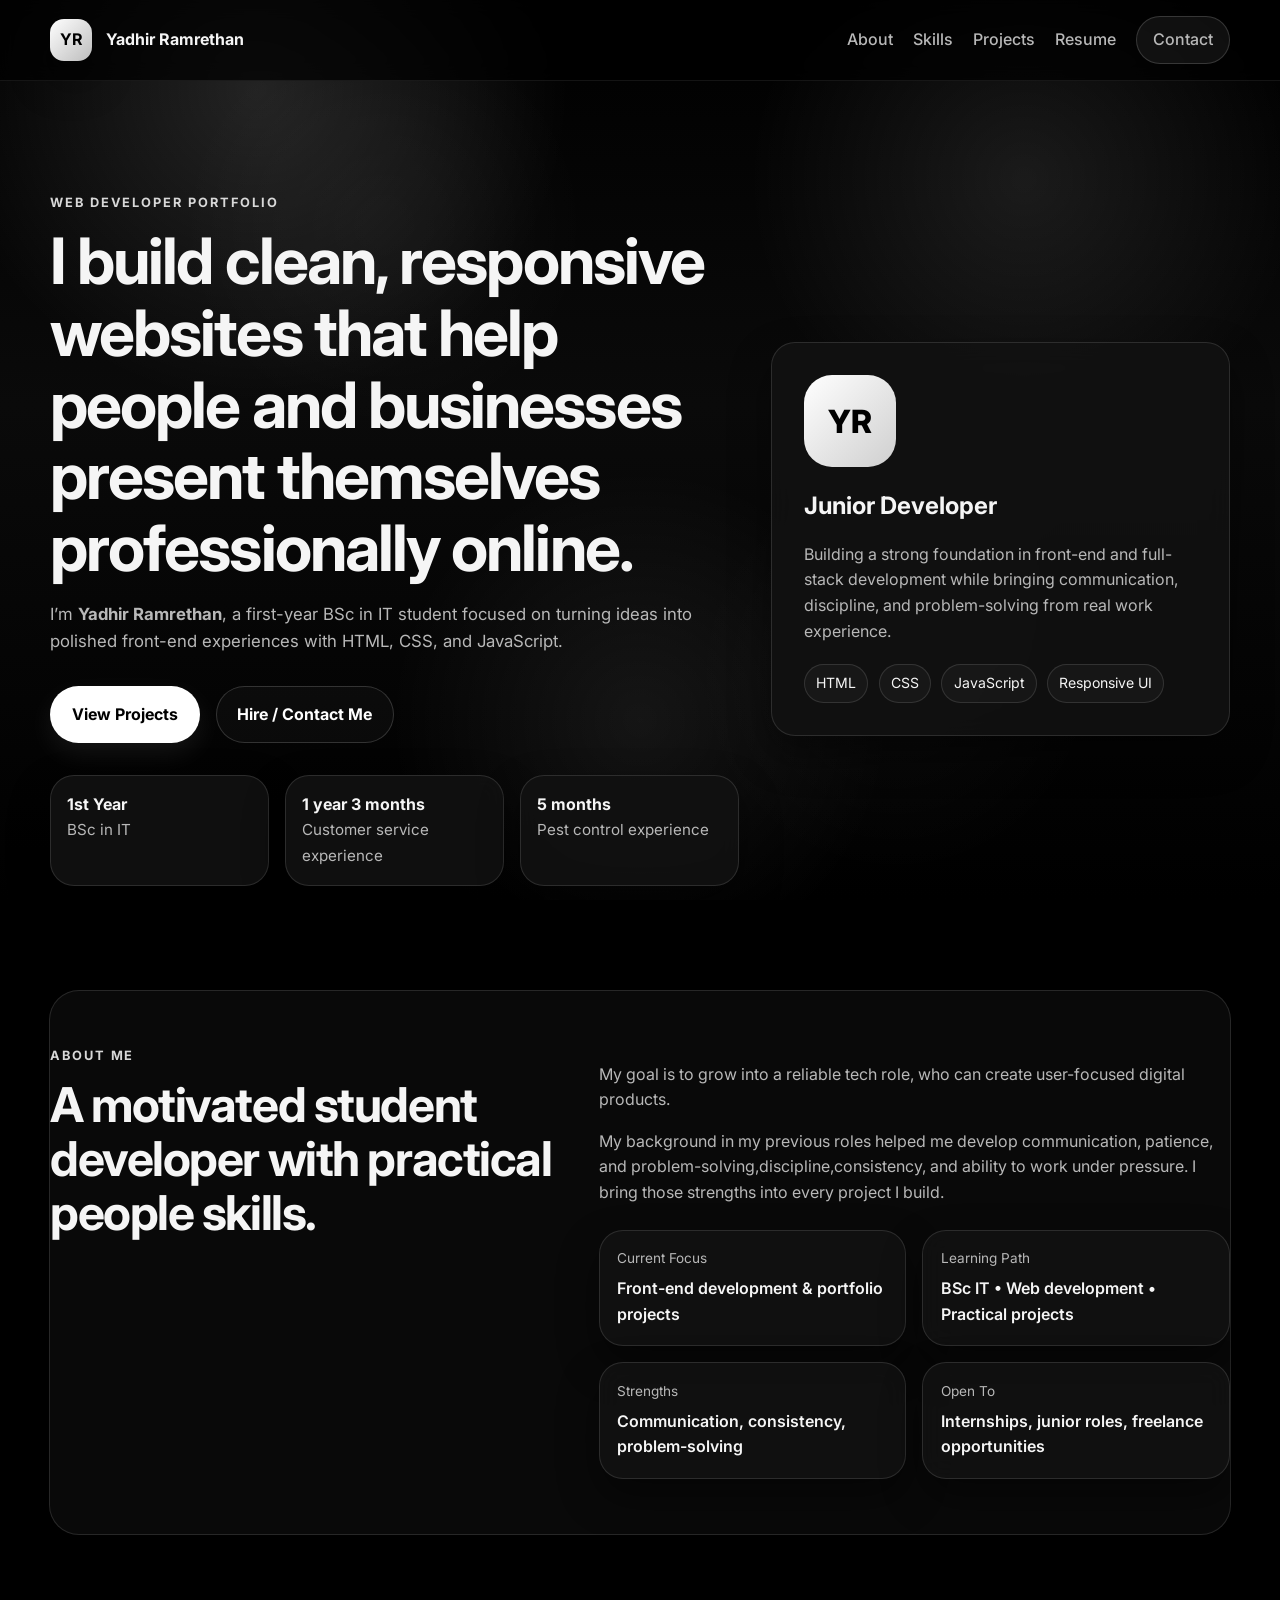
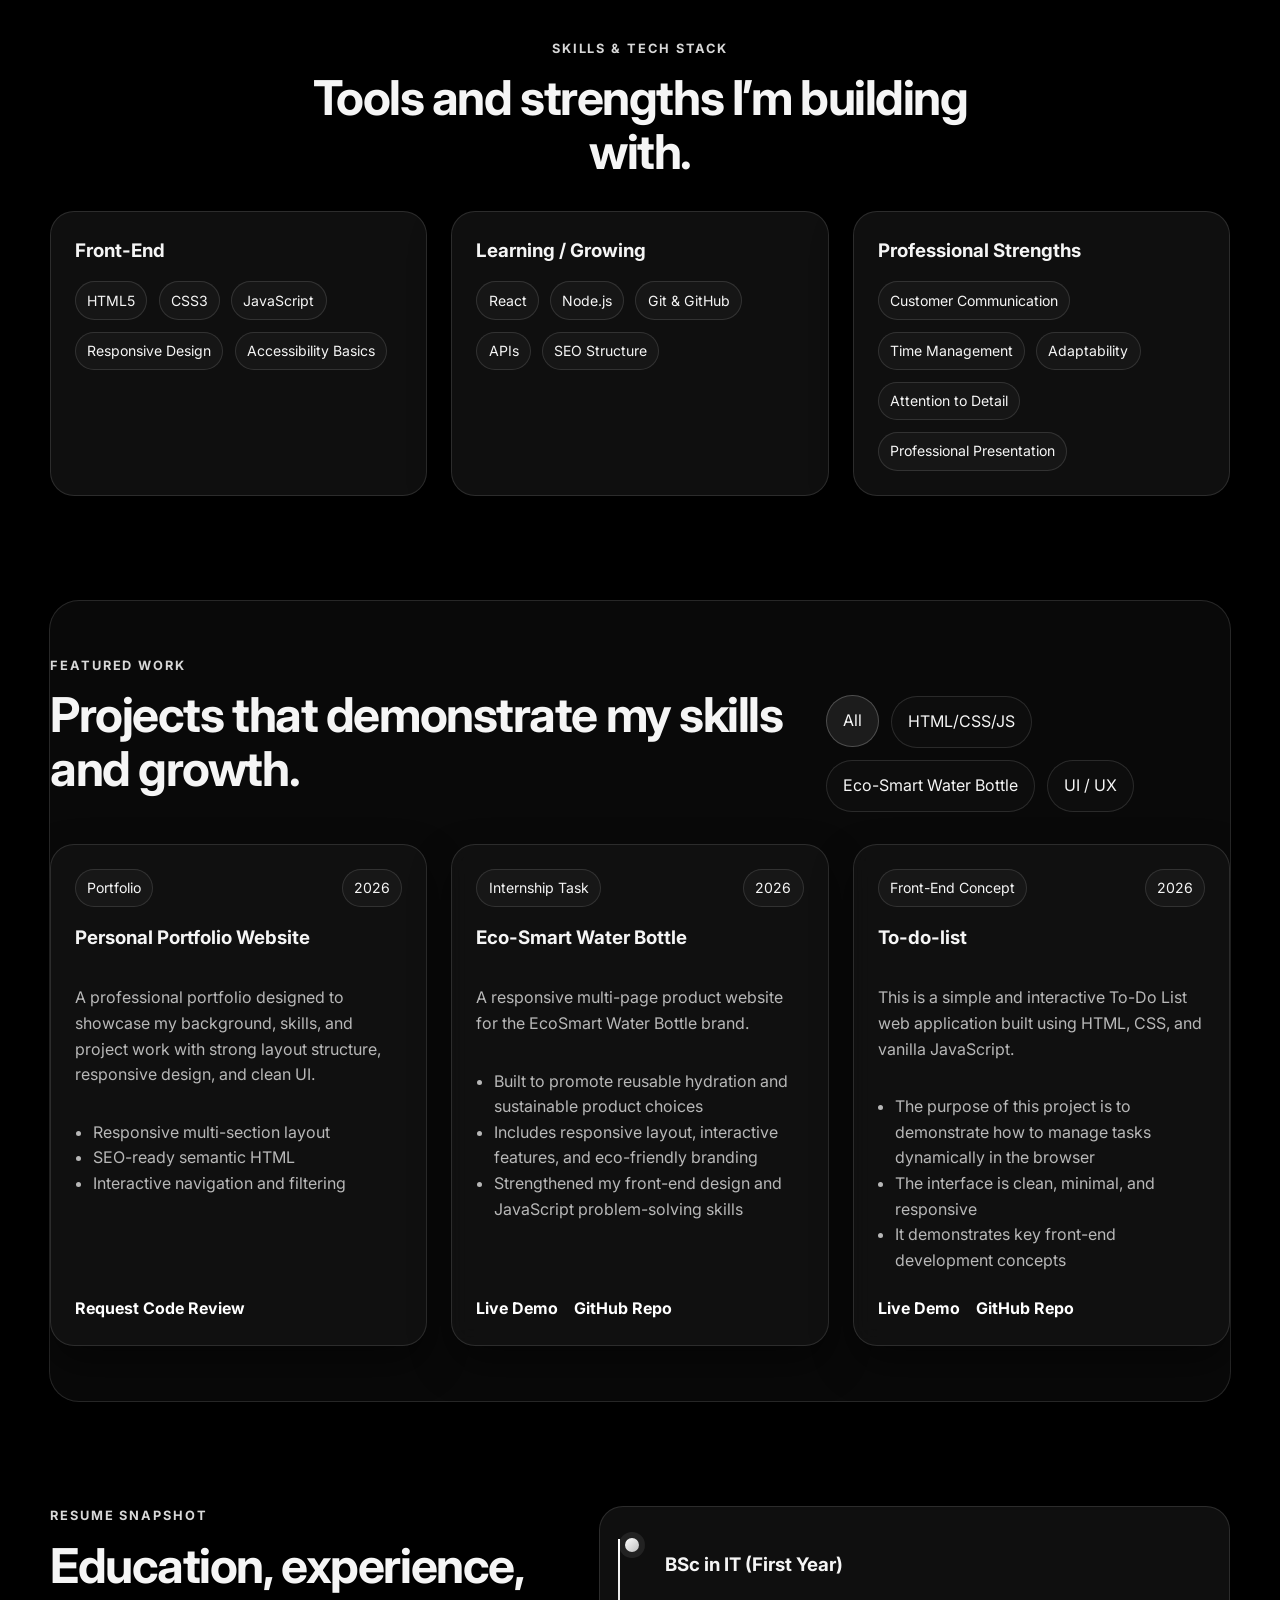
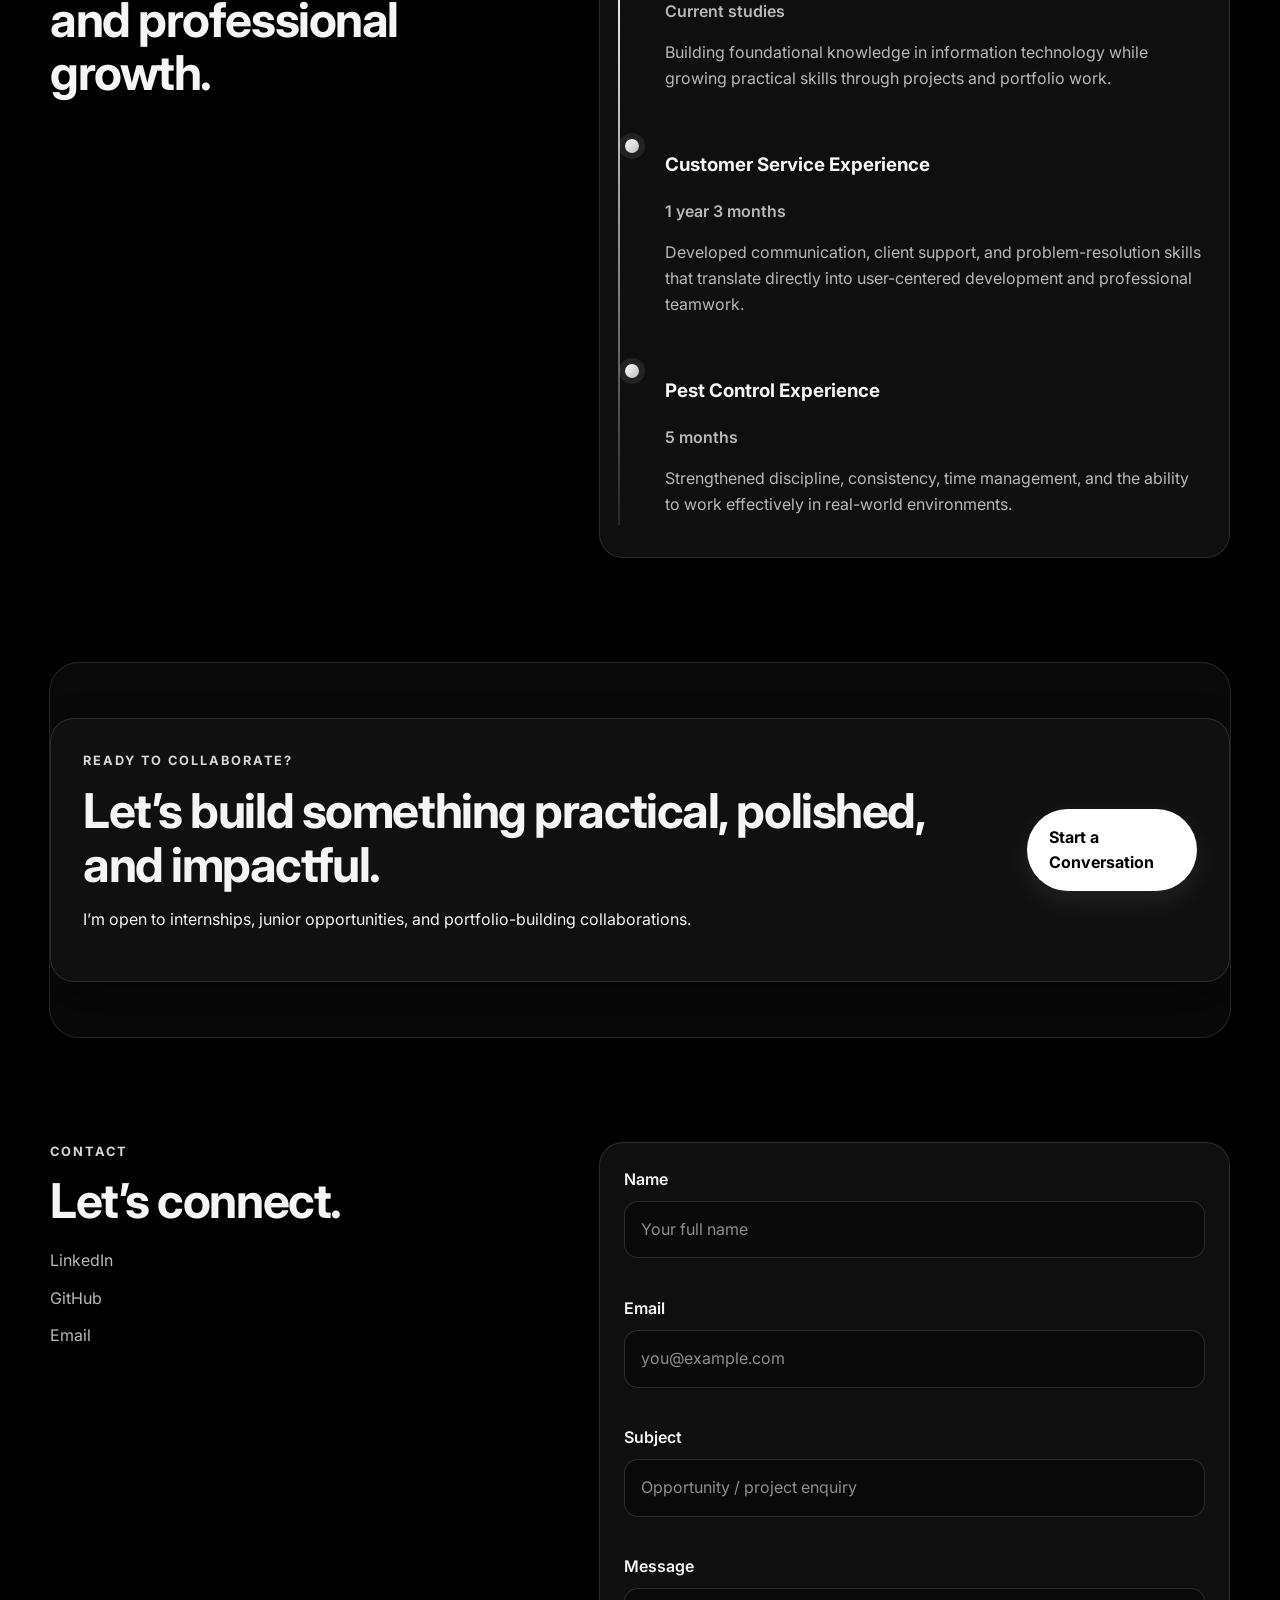
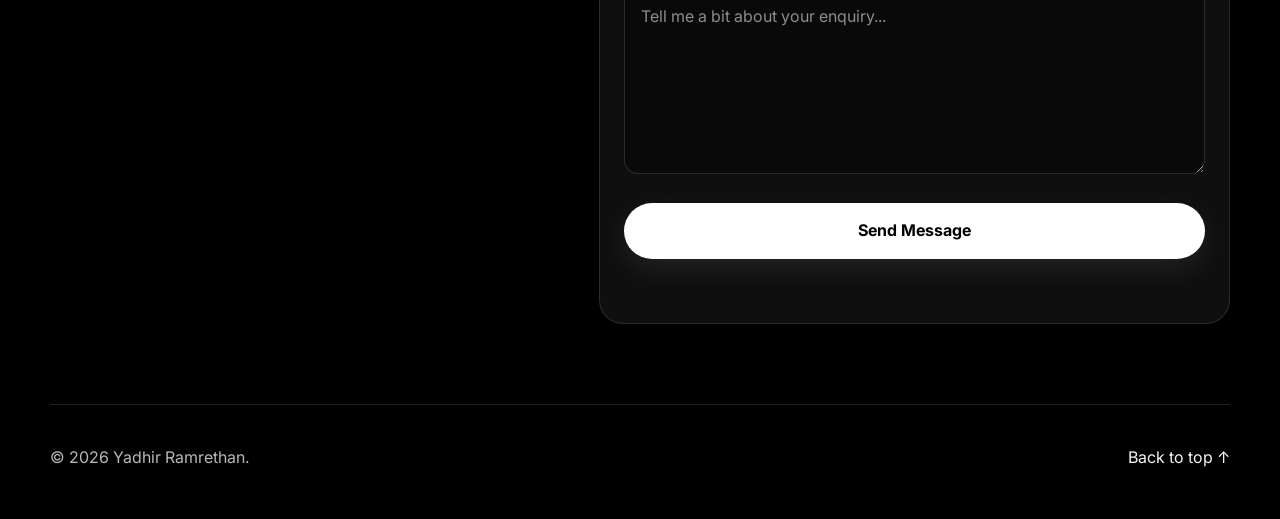
<file: index.html>
<!DOCTYPE html>
<html lang="en">
  <head>
    <meta charset="UTF-8" />
    <meta name="viewport" content="width=device-width, initial-scale=1.0" />
    <title>Yadhir Ramrethan Portfolio</title>

    <meta
      name="description"
      content="Portfolio website for Yadhir Ramrethan - BSc IT student focused on front-end development, responsive websites, and practical digital solutions."
    />
    <meta
      name="keywords"
      content="Yadhir Ramrethan, portfolio, web developer, HTML, CSS, JavaScript, BSc IT, student developer"
    />
    <meta name="author" content="Yadhir Ramrethan" />
    <meta property="og:title" content="Yadhir Ramrethan | Portfolio" />
    <meta
      property="og:description"
      content="Professional portfolio website showcasing projects, skills, background, and contact details."
    />
    <meta property="og:type" content="website" />
    <meta property="og:url" content="https://yadhirr.github.io/FUTURE_FS_01/" />
    <meta name="theme-color" content="#0f172a" />

    <link rel="preconnect" href="https://fonts.googleapis.com" />
    <link rel="preconnect" href="https://fonts.gstatic.com" crossorigin />
    <link
      href="https://fonts.googleapis.com/css2?family=Inter:wght@400;500;600;700;800&display=swap"
      rel="stylesheet"
    />

    <link rel="stylesheet" href="styles.css" />

    <script type="application/ld+json">
      {
        "@context": "https://schema.org",
        "@type": "Person",
        "name": "Yadhir Ramrethan",
        "jobTitle": "BSc IT Student | Portfolio Website Developer",
        "description": "Entry-level web developer building responsive interfaces with HTML, CSS and JavaScript.",
        "url": "https://yadhirr.github.io/FUTURE_FS_01/",
        "sameAs": [
          "https://www.linkedin.com/in/yadhir-ramrethan-647961266/",
          "https://github.com/Yadhirr"
        ],
        "knowsAbout": [
          "HTML",
          "CSS",
          "JavaScript",
          "Responsive Web Design",
          "Customer Service"
        ]
      }
    </script>
  </head>

  <body>
    <div class="scroll-gradient-bg" aria-hidden="true"></div>
    <a class="skip-link" href="#main-content">Skip to content</a>

    <div class="site-shell">
      <header class="header">
        <div class="container nav-wrap">
          <a href="#home" class="brand" aria-label="Go to homepage">
            <span class="brand-mark">YR</span>
            <span class="brand-text">Yadhir Ramrethan</span>
          </a>

          <button
            class="menu-toggle"
            aria-expanded="false"
            aria-controls="site-nav"
            aria-label="Open menu"
            type="button"
          >
            <span></span>
            <span></span>
            <span></span>
          </button>

          <nav id="site-nav" class="nav" aria-label="Primary navigation">
            <a href="#about">About</a>
            <a href="#skills">Skills</a>
            <a href="#projects">Projects</a>
            <a href="#resume">Resume</a>
            <a href="#contact" class="nav-cta">Contact</a>
          </nav>
        </div>
      </header>

      <main id="main-content">
        <section id="home" class="hero section">
          <div class="container hero-grid">
            <div class="hero-copy reveal">
              <p class="eyebrow">Web Developer Portfolio</p>
              <h1>
                I build clean, responsive websites that help people and businesses
                present themselves professionally online.
              </h1>

              <p class="hero-text">
                I’m <strong>Yadhir Ramrethan</strong>, a first-year BSc in IT student focused on
                turning ideas into polished front-end experiences with HTML, CSS, and JavaScript.
              </p>

              <div class="hero-actions">
                <a href="#projects" class="button button-primary">View Projects</a>
                <a href="#contact" class="button button-secondary">Hire / Contact Me</a>
              </div>

              <ul class="hero-highlights" aria-label="Quick highlights">
                <li><strong>1st Year</strong><span>BSc in IT</span></li>
                <li><strong>1 year 3 months</strong><span>Customer service experience</span></li>
                <li><strong>5 months</strong><span>Pest control experience</span></li>
              </ul>
            </div>

            <aside class="profile-card reveal" aria-label="Profile summary">
              <div class="avatar" aria-hidden="true">YR</div>
              <h2>Junior Developer</h2>
              <p>
                Building a strong foundation in front-end and full-stack development while
                bringing communication, discipline, and problem-solving from real work experience.
              </p>

              <div class="profile-meta">
                <span>HTML</span>
                <span>CSS</span>
                <span>JavaScript</span>
                <span>Responsive UI</span>
              </div>
            </aside>
          </div>
        </section>

        <section id="about" class="section section-panel">
          <div class="container about-grid">
            <div class="section-heading reveal">
              <p class="eyebrow">About Me</p>
              <h2>A motivated student developer with practical people skills.</h2>
            </div>

            <div class="about-content reveal">
              <p>
                My goal is to grow into a reliable tech role,
                who can create user-focused digital products.
              </p>

              <p>
                My background in my previous roles helped me develop communication, patience,
                and problem-solving,discipline,consistency, and ability to work under pressure. I bring those strengths into every project I build.
              </p>

              <div class="info-grid" role="list" aria-label="Personal details">
                <div class="info-card" role="listitem">
                  <span class="info-label">Current Focus</span>
                  <span class="info-value">Front-end development &amp; portfolio projects</span>
                </div>

                <div class="info-card" role="listitem">
                  <span class="info-label">Learning Path</span>
                  <span class="info-value">BSc IT • Web development • Practical projects</span>
                </div>

                <div class="info-card" role="listitem">
                  <span class="info-label">Strengths</span>
                  <span class="info-value">Communication, consistency, problem-solving</span>
                </div>

                <div class="info-card" role="listitem">
                  <span class="info-label">Open To</span>
                  <span class="info-value">Internships, junior roles, freelance opportunities</span>
                </div>
              </div>
            </div>
          </div>
        </section>

        <section id="skills" class="section">
          <div class="container">
            <div class="section-heading reveal centered">
              <p class="eyebrow">Skills &amp; Tech Stack</p>
              <h2>Tools and strengths I’m building with.</h2>
            </div>

            <div class="skills-grid">
              <article class="skill-card reveal">
                <h3>Front-End</h3>
                <div class="tags">
                  <span>HTML5</span>
                  <span>CSS3</span>
                  <span>JavaScript</span>
                  <span>Responsive Design</span>
                  <span>Accessibility Basics</span>
                </div>
              </article>

              <article class="skill-card reveal">
                <h3>Learning / Growing</h3>
                <div class="tags">
                  <span>React</span>
                  <span>Node.js</span>
                  <span>Git &amp; GitHub</span>
                  <span>APIs</span>
                  <span>SEO Structure</span>
                </div>
              </article>

              <article class="skill-card reveal">
                <h3>Professional Strengths</h3>
                <div class="tags">
                  <span>Customer Communication</span>
                  <span>Time Management</span>
                  <span>Adaptability</span>
                  <span>Attention to Detail</span>
                  <span>Professional Presentation</span>
                </div>
              </article>
            </div>
          </div>
        </section>

        <section id="projects" class="section section-panel">
          <div class="container">
            <div class="projects-header reveal">
              <div class="section-heading">
                <p class="eyebrow">Featured Work</p>
                <h2>Projects that demonstrate my skills and growth.</h2>
              </div>

              <div class="filter-group" aria-label="Project filters">
                <button type="button" class="filter-button active" data-filter="all">All</button>
                <button type="button" class="filter-button" data-filter="html">HTML/CSS/JS</button>
                <button type="button" class="filter-button" data-filter="eco">Eco-Smart Water Bottle</button>
                <button type="button" class="filter-button" data-filter="ui">UI / UX</button>
              </div>
            </div>

            <div class="project-grid">
              <article class="project-card reveal" data-category="html ui">
                <div class="project-top">
                  <span class="project-label">Portfolio</span>
                  <span class="project-year">2026</span>
                </div>

                <h3>Personal Portfolio Website</h3>
                <p>
                  A professional portfolio designed to showcase my background, skills, and project work
                  with strong layout structure, responsive design, and clean UI.
                </p>

                <ul>
                  <li>Responsive multi-section layout</li>
                  <li>SEO-ready semantic HTML</li>
                  <li>Interactive navigation and filtering</li>
                </ul>

                <div class="project-links">
                  <a href="#contact">Request Code Review</a>
                </div>
              </article>

              <article class="project-card reveal" data-category="eco html">
                <div class="project-top">
                  <span class="project-label">Internship Task</span>
                  <span class="project-year">2026</span>
                </div>

                <h3>Eco-Smart Water Bottle</h3>
                <p>
                  A responsive multi-page product website for the EcoSmart Water Bottle brand.
                </p>

                <ul>
                  <li>Built to promote reusable hydration and sustainable product choices</li>
                  <li>Includes responsive layout, interactive features, and eco-friendly branding</li>
                  <li>Strengthened my front-end design and JavaScript problem-solving skills</li>
                </ul>

                <div class="project-links">
                  <a
                    href="https://yadhirr.github.io/Eco-Smart-Water-Bottle/"
                    target="_blank"
                    rel="noopener noreferrer"
                  >
                    Live Demo
                  </a>
                  <a
                    href="https://github.com/Yadhirr/Eco-Smart-Water-Bottle"
                    target="_blank"
                    rel="noopener noreferrer"
                  >
                    GitHub Repo
                  </a>
                </div>
              </article>

              <article class="project-card reveal" data-category="ui html">
                <div class="project-top">
                  <span class="project-label">Front-End Concept</span>
                  <span class="project-year">2026</span>
                </div>

                <h3>To-do-list</h3>
                <p>
                  This is a simple and interactive To-Do List web application built using HTML, CSS,
                  and vanilla JavaScript.
                </p>

                <ul>
                  <li>The purpose of this project is to demonstrate how to manage tasks dynamically in the browser</li>
                  <li>The interface is clean, minimal, and responsive</li>
                  <li>It demonstrates key front-end development concepts</li>
                </ul>

                <div class="project-links">
                  <a
                    href="https://yadhirr.github.io/To-do-list/"
                    target="_blank"
                    rel="noopener noreferrer"
                  >
                    Live Demo
                  </a>
                  <a
                    href="https://github.com/Yadhirr/To-do-list"
                    target="_blank"
                    rel="noopener noreferrer"
                  >
                    GitHub Repo
                  </a>
                </div>
              </article>
            </div>
          </div>
        </section>

        <section id="resume" class="section">
          <div class="container resume-grid">
            <div class="section-heading reveal">
              <p class="eyebrow">Resume Snapshot</p>
              <h2>Education, experience, and professional growth.</h2>
            </div>

            <div class="timeline reveal" aria-label="Career timeline">
              <article class="timeline-item">
                <span class="timeline-dot"></span>
                <div>
                  <h3>BSc in IT (First Year)</h3>
                  <p class="timeline-subtitle">Current studies</p>
                  <p>
                    Building foundational knowledge in information technology while growing practical
                    skills through projects and portfolio work.
                  </p>
                </div>
              </article>

              <article class="timeline-item">
                <span class="timeline-dot"></span>
                <div>
                  <h3>Customer Service Experience</h3>
                  <p class="timeline-subtitle">1 year 3 months</p>
                  <p>
                    Developed communication, client support, and problem-resolution skills that translate
                    directly into user-centered development and professional teamwork.
                  </p>
                </div>
              </article>

              <article class="timeline-item">
                <span class="timeline-dot"></span>
                <div>
                  <h3>Pest Control Experience</h3>
                  <p class="timeline-subtitle">5 months</p>
                  <p>
                    Strengthened discipline, consistency, time management, and the ability to work effectively
                    in real-world environments.
                  </p>
                </div>
              </article>
            </div>
          </div>
        </section>

        <section class="section section-panel cta-section">
          <div class="container cta-card reveal">
            <div>
              <p class="eyebrow">Ready to collaborate?</p>
              <h2>Let’s build something practical, polished, and impactful.</h2>
              <p>
                I’m open to internships, junior opportunities, and portfolio-building collaborations.
              </p>
            </div>

            <a href="#contact" class="button button-primary">Start a Conversation</a>
          </div>
        </section>

        <section id="contact" class="section">
          <div class="container contact-grid">
            <div class="section-heading reveal">
              <p class="eyebrow">Contact</p>
              <h2>Let’s connect.</h2>

              <div class="contact-links">
                <a
                  href="https://www.linkedin.com/in/yadhir-ramrethan-647961266/"
                  target="_blank"
                  rel="noopener noreferrer"
                >
                  LinkedIn
                </a>
                <a
                  href="https://github.com/Yadhirr"
                  target="_blank"
                  rel="noopener noreferrer"
                >
                  GitHub
                </a>
                <a href="mailto:yadhir.ramrethan29@gmail.com">Email</a>
              </div>
            </div>

            <form class="contact-form reveal" id="contactForm" novalidate>
              <div class="form-row">
                <label for="name">Name</label>
                <input type="text" id="name" name="name" placeholder="Your full name" required />
                <small class="error-message" aria-live="polite"></small>
              </div>

              <div class="form-row">
                <label for="email">Email</label>
                <input type="email" id="email" name="email" placeholder="you@example.com" required />
                <small class="error-message" aria-live="polite"></small>
              </div>

              <div class="form-row">
                <label for="subject">Subject</label>
                <input
                  type="text"
                  id="subject"
                  name="subject"
                  placeholder="Opportunity / project enquiry"
                  required
                />
                <small class="error-message" aria-live="polite"></small>
              </div>

              <div class="form-row">
                <label for="message">Message</label>
                <textarea
                  id="message"
                  name="message"
                  rows="6"
                  placeholder="Tell me a bit about your enquiry..."
                  required
                ></textarea>
                <small class="error-message" aria-live="polite"></small>
              </div>

              <button type="submit" class="button button-primary button-full">Send Message</button>
              <p class="form-status" id="formStatus" aria-live="polite"></p>
            </form>
          </div>
        </section>
      </main>

      <footer class="footer">
        <div class="container footer-wrap">
          <p>© <span id="year"></span> Yadhir Ramrethan.</p>
          <a href="#home">Back to top ↑</a>
        </div>
      </footer>
    </div>

    <script src="script.js"></script>
  </body>
</html>
</file>
<file: styles.css>
/* Root variables for theme colors, spacing, radius, and transitions */
:root {
  --bg: #050505;
  --bg-soft: #101010;
  --panel: rgba(18, 18, 18, 0.88);
  --panel-strong: rgba(10, 10, 10, 0.96);
  --text: #f5f5f5;
  --muted: #b8b8b8;
  --line: rgba(255, 255, 255, 0.12);
  --primary: #ffffff;
  --primary-strong: #e5e5e5;
  --accent: #cfcfcf;
  --success: #d9d9d9;
  --danger: #9a9a9a;
  --shadow: 0 18px 40px rgba(0, 0, 0, 0.45);
  --radius: 24px;
  --radius-sm: 16px;
  --max-width: 1180px;
  --transition: 220ms ease;
}

/* Creative scrolling gradient background */
.scroll-gradient-bg {
  position: fixed;
  inset: 0;
  z-index: 0;
  pointer-events: none;
  background:
    radial-gradient(circle at 20% calc(10% + var(--scroll-offset, 0px)), rgba(255, 255, 255, 0.13), transparent 24%),
    radial-gradient(circle at 80% calc(20% + var(--scroll-offset, 0px) * 0.6), rgba(255, 255, 255, 0.09), transparent 22%),
    radial-gradient(circle at 50% calc(80% - var(--scroll-offset, 0px) * 0.35), rgba(255, 255, 255, 0.07), transparent 26%),
    linear-gradient(180deg, #000000 0%, #0a0a0a 45%, #000000 100%);
}

/* Optional soft glow overlay for extra depth */
.scroll-gradient-bg::before {
  content: "";
  position: absolute;
  inset: 0;
  background:
    radial-gradient(circle at 30% 25%, rgba(255, 255, 255, 0.04), transparent 18%),
    radial-gradient(circle at 70% 75%, rgba(255, 255, 255, 0.03), transparent 18%);
  mix-blend-mode: screen;
  opacity: 0.9;
}

/* Global box sizing for better layout control */
* {
  box-sizing: border-box;
}

/* Smooth scrolling for anchor links */
html {
  scroll-behavior: smooth;
}

/* Main page styling */
body {
  margin: 0;
  font-family: 'Inter', system-ui, -apple-system, BlinkMacSystemFont, 'Segoe UI', sans-serif;
  background: #000000;
  color: var(--text);
  line-height: 1.6;
}

/* Main site wrapper keeps content above background */
.site-shell {
  position: relative;
  z-index: 1;
  min-height: 100vh;
  min-height: 100dvh;
}

/* Responsive image handling */
img {
  max-width: 100%;
  display: block;
}

/* Default anchor styling */
a {
  color: inherit;
  text-decoration: none;
}

/* Inherit font styles for form controls */
button,
input,
textarea {
  font: inherit;
}

/* Remove default button border */
button {
  border: none;
}

/* Accessibility skip link styling */
.skip-link {
  position: absolute;
  left: -999px;
  top: 1rem;
  background: #ffffff;
  color: #000000;
  padding: 0.75rem 1rem;
  border-radius: 999px;
  z-index: 999;
}

/* Make skip link visible when focused */
.skip-link:focus {
  left: 1rem;
}

/* Shared container width */
.container {
  width: min(calc(100% - 2rem), var(--max-width));
  margin: 0 auto;
}

/* Shared section spacing and scroll offset for sticky header */
.section {
  padding: 5rem 0;
  scroll-margin-top: 100px;
}

/* Panel section wrapper */
.section-panel {
  position: relative;
}

/* Decorative glass-style background panel */
.section-panel::before {
  content: '';
  position: absolute;
  inset: 1.5rem auto 1.5rem 50%;
  width: min(calc(100% - 2rem), var(--max-width));
  transform: translateX(-50%);
  background: rgba(18, 18, 18, 0.5);
  border: 1px solid var(--line);
  border-radius: calc(var(--radius) + 6px);
  box-shadow: var(--shadow);
  pointer-events: none;
}

/* Ensure section content appears above decorative panel */
.section-panel > .container {
  position: relative;
  z-index: 1;
}

/* Small label styling above headings */
.eyebrow {
  margin: 0 0 0.75rem;
  color: #d8d8d8;
  text-transform: uppercase;
  letter-spacing: 0.15em;
  font-size: 0.8rem;
  font-weight: 700;
}

/* Shared heading styles */
.section-heading h2,
.hero h1,
.cta-card h2 {
  line-height: 1.12;
  letter-spacing: -0.03em;
}

/* Section heading sizes */
.section-heading h2,
.cta-card h2 {
  margin: 0 0 1rem;
  font-size: clamp(1.85rem, 4vw, 3rem);
}

/* Paragraph styling inside section headings */
.section-heading p:last-child {
  margin-bottom: 0;
  color: var(--muted);
}

/* Centered heading block */
.centered {
  text-align: center;
  max-width: 720px;
  margin: 0 auto 2rem;
}

/* Sticky top header */
.header {
  position: sticky;
  top: 0;
  z-index: 50;
  backdrop-filter: blur(10px);
  background: rgba(0, 0, 0, 0.72);
  border-bottom: 1px solid rgba(255, 255, 255, 0.08);
}

/* Navigation layout */
.nav-wrap {
  display: flex;
  align-items: center;
  justify-content: space-between;
  min-height: 80px;
  gap: 1rem;
}

/* Brand layout */
.brand {
  display: inline-flex;
  align-items: center;
  gap: 0.85rem;
  font-weight: 700;
}

/* Brand icon styling */
.brand-mark {
  width: 42px;
  height: 42px;
  border-radius: 14px;
  display: grid;
  place-items: center;
  background: linear-gradient(135deg, #ffffff, #bdbdbd);
  color: #000000;
  box-shadow: var(--shadow);
}

/* Prevent name wrapping */
.brand-text {
  white-space: nowrap;
}

/* Desktop navigation styling */
.nav {
  display: flex;
  align-items: center;
  gap: 1.25rem;
}

/* Navigation links */
.nav a {
  display: block;
  color: var(--muted);
  font-weight: 500;
  transition: color var(--transition), transform var(--transition), background var(--transition);
}

/* Navigation hover, focus, and active states */
.nav a:hover,
.nav a:focus-visible,
.nav a.active {
  color: var(--text);
  transform: translateY(-1px);
}

/* Contact button in navigation */
.nav-cta {
  background: rgba(255, 255, 255, 0.06);
  padding: 0.65rem 1rem;
  border: 1px solid rgba(255, 255, 255, 0.16);
  border-radius: 999px;
}

/* Mobile menu toggle button */
.menu-toggle {
  display: none;
  width: 48px;
  height: 48px;
  padding: 0;
  border: 1px solid var(--line);
  border-radius: 14px;
  background: rgba(18, 18, 18, 0.84);
  cursor: pointer;
}

/* Hamburger lines */
.menu-toggle span {
  display: block;
  width: 20px;
  height: 2px;
  margin: 4px auto;
  background: #ffffff;
  transition: transform var(--transition), opacity var(--transition);
}

/* Mobile menu open animation line 1 */
.menu-toggle[aria-expanded="true"] span:nth-child(1) {
  transform: translateY(6px) rotate(45deg);
}

/* Mobile menu open animation line 2 */
.menu-toggle[aria-expanded="true"] span:nth-child(2) {
  opacity: 0;
}

/* Mobile menu open animation line 3 */
.menu-toggle[aria-expanded="true"] span:nth-child(3) {
  transform: translateY(-6px) rotate(-45deg);
}

/* Hero section top spacing */
.hero {
  padding-top: 7rem;
}

/* Hero layout */
.hero-grid {
  display: grid;
  grid-template-columns: minmax(0, 1.2fr) minmax(290px, 0.8fr);
  gap: 2rem;
  align-items: center;
}

/* Main hero heading */
.hero-copy h1 {
  margin: 0 0 1rem;
  font-size: clamp(2.35rem, 5vw, 4.75rem);
}

/* Hero paragraph text */
.hero-text {
  color: var(--muted);
  font-size: 1.05rem;
  max-width: 60ch;
}

/* Hero action buttons */
.hero-actions {
  display: flex;
  flex-wrap: wrap;
  gap: 1rem;
  margin: 2rem 0;
}

/* Shared button styling */
.button {
  display: inline-flex;
  align-items: center;
  justify-content: center;
  gap: 0.5rem;
  min-height: 48px;
  padding: 0.9rem 1.3rem;
  border-radius: 999px;
  border: 1px solid transparent;
  font-weight: 700;
  transition:
    transform var(--transition),
    box-shadow var(--transition),
    border-color var(--transition),
    background var(--transition),
    color var(--transition);
}

/* Shared button hover and focus */
.button:hover,
.button:focus-visible {
  transform: translateY(-2px);
}

/* Primary call-to-action button */
.button-primary {
  background: #ffffff;
  color: #000000;
  box-shadow: 0 10px 28px rgba(255, 255, 255, 0.08);
}

/* Primary button hover state */
.button-primary:hover,
.button-primary:focus-visible {
  background: #e8e8e8;
}

/* Secondary button styling */
.button-secondary {
  background: rgba(255, 255, 255, 0.03);
  border-color: rgba(255, 255, 255, 0.16);
  color: #ffffff;
}

/* Secondary button hover state */
.button-secondary:hover,
.button-secondary:focus-visible {
  background: rgba(255, 255, 255, 0.08);
}

/* Full-width button utility */
.button-full {
  width: 100%;
}

/* Hero highlight cards layout */
.hero-highlights {
  list-style: none;
  padding: 0;
  margin: 2rem 0 0;
  display: grid;
  grid-template-columns: repeat(3, minmax(0, 1fr));
  gap: 1rem;
}

/* Shared glass effect across cards and panels */
.hero-highlights li,
.profile-card,
.skill-card,
.project-card,
.info-card,
.cta-card,
.contact-form,
.timeline,
.section-panel::before {
  backdrop-filter: blur(12px);
}

/* Shared card appearance */
.hero-highlights li,
.profile-card,
.skill-card,
.project-card,
.info-card,
.cta-card,
.contact-form,
.timeline {
  background: var(--panel);
  border: 1px solid var(--line);
  border-radius: var(--radius);
  box-shadow: var(--shadow);
}

/* Hero highlight card padding */
.hero-highlights li {
  padding: 1rem;
}

/* Hero highlight main stat */
.hero-highlights strong {
  display: block;
  font-size: 1rem;
}

/* Hero highlight secondary text */
.hero-highlights span {
  color: var(--muted);
  font-size: 0.95rem;
}

/* Profile summary card */
.profile-card {
  padding: 2rem;
}

/* Avatar styling */
.avatar {
  width: 92px;
  height: 92px;
  border-radius: 28px;
  display: grid;
  place-items: center;
  font-size: 2rem;
  font-weight: 800;
  color: #000000;
  background: linear-gradient(135deg, #ffffff, #cfcfcf);
  margin-bottom: 1.25rem;
}

/* Profile card heading spacing */
.profile-card h2 {
  margin: 0 0 0.75rem;
}

/* Profile card paragraph color */
.profile-card p {
  color: var(--muted);
}

/* Profile skill tags layout */
.profile-meta {
  display: flex;
  flex-wrap: wrap;
  gap: 0.65rem;
  margin-top: 1.25rem;
}

/* Shared pill-style elements */
.profile-meta span,
.tags span,
.project-label,
.project-year,
.filter-button {
  border-radius: 999px;
  border: 1px solid var(--line);
}

/* Shared pill content styling */
.profile-meta span,
.tags span,
.project-label,
.project-year {
  padding: 0.45rem 0.7rem;
  font-size: 0.88rem;
  background: rgba(255, 255, 255, 0.03);
}

/* Two-column layouts for about, resume, and contact */
.about-grid,
.resume-grid,
.contact-grid {
  display: grid;
  grid-template-columns: 0.9fr 1.1fr;
  gap: 2rem;
  align-items: start;
}

/* About section paragraph styling */
.about-content p {
  color: var(--muted);
}

/* Personal info cards grid */
.info-grid {
  display: grid;
  grid-template-columns: repeat(2, minmax(0, 1fr));
  gap: 1rem;
  margin-top: 1.5rem;
}

/* Individual info card */
.info-card {
  padding: 1.1rem;
}

/* Small label inside info card */
.info-label {
  display: block;
  color: var(--muted);
  font-size: 0.85rem;
  margin-bottom: 0.4rem;
}

/* Main value inside info card */
.info-value {
  font-weight: 600;
}

/* Skills and project grid layout */
.skills-grid,
.project-grid {
  display: grid;
  grid-template-columns: repeat(3, minmax(0, 1fr));
  gap: 1.5rem;
}

/* Skill and project card padding */
.skill-card,
.project-card {
  padding: 1.5rem;
}

/* Make project cards stretch evenly */
.project-card {
  display: flex;
  flex-direction: column;
}

/* Card heading spacing */
.skill-card h3,
.project-card h3 {
  margin: 0 0 1rem;
}

/* Tag list layout */
.tags {
  display: flex;
  flex-wrap: wrap;
  gap: 0.7rem;
}

/* Projects section top row layout */
.projects-header {
  display: flex;
  justify-content: space-between;
  align-items: end;
  gap: 1rem;
  margin-bottom: 2rem;
}

/* Filter button group layout */
.filter-group {
  display: flex;
  flex-wrap: wrap;
  gap: 0.75rem;
}

/* Filter button styling */
.filter-button {
  background: rgba(255, 255, 255, 0.02);
  color: var(--text);
  padding: 0.75rem 1rem;
  cursor: pointer;
  transition: background var(--transition), border-color var(--transition), transform var(--transition);
}

/* Filter button active and hover state */
.filter-button:hover,
.filter-button:focus-visible,
.filter-button.active {
  background: rgba(255, 255, 255, 0.08);
  border-color: rgba(255, 255, 255, 0.22);
  transform: translateY(-1px);
}

/* Top row inside project cards */
.project-top {
  display: flex;
  justify-content: space-between;
  align-items: center;
  gap: 1rem;
  margin-bottom: 1rem;
}

/* Muted text styling for project and timeline content */
.project-card p,
.project-card li,
.timeline-item p,
.contact-links a,
.footer-wrap p {
  color: var(--muted);
}

/* Project list spacing */
.project-card ul {
  margin: 1rem 0 1.4rem;
  padding-left: 1.1rem;
}

/* Project links row */
.project-links {
  display: flex;
  flex-wrap: wrap;
  gap: 1rem;
  margin-top: auto;
}

/* Project links styling */
.project-links a {
  color: #ffffff;
  font-weight: 700;
  transition: color var(--transition);
}

/* Hidden state for filtered project cards */
.project-card.is-hidden {
  display: none;
}

/* Timeline container */
.timeline {
  position: relative;
  padding: 1.5rem;
}

/* Vertical timeline line */
.timeline::before {
  content: '';
  position: absolute;
  top: 2rem;
  bottom: 2rem;
  left: 1.15rem;
  width: 2px;
  background: linear-gradient(#ffffff, rgba(255, 255, 255, 0.1));
}

/* Individual timeline item layout */
.timeline-item {
  position: relative;
  display: grid;
  grid-template-columns: 24px 1fr;
  gap: 1rem;
  padding-left: 0.1rem;
}

/* Spacing between timeline items */
.timeline-item + .timeline-item {
  margin-top: 1.5rem;
}

/* Timeline dot */
.timeline-dot {
  width: 14px;
  height: 14px;
  border-radius: 50%;
  background: linear-gradient(135deg, #ffffff, #bdbdbd);
  margin-top: 0.45rem;
  box-shadow: 0 0 0 6px rgba(255, 255, 255, 0.08);
  position: relative;
  z-index: 1;
}

/* Subtitle styling inside timeline */
.timeline-subtitle {
  margin: 0.2rem 0 0.55rem;
  font-weight: 600;
}

/* CTA section card layout */
.cta-card {
  display: flex;
  justify-content: space-between;
  align-items: center;
  gap: 2rem;
  padding: 2rem;
}

/* Contact links list */
.contact-links {
  display: flex;
  flex-direction: column;
  gap: 0.75rem;
  margin-top: 1.25rem;
}

/* Shared transition for footer and links */
.contact-links a,
.project-links a,
.footer-wrap a {
  transition: color var(--transition);
}

/* Link hover states */
.contact-links a:hover,
.project-links a:hover,
.footer-wrap a:hover {
  color: #d0d0d0;
}

/* Contact form card padding */
.contact-form {
  padding: 1.5rem;
}

/* Spacing between form rows */
.form-row + .form-row {
  margin-top: 1rem;
}

/* Label styling */
label {
  display: inline-block;
  margin-bottom: 0.5rem;
  font-weight: 600;
}

/* Input and textarea styling */
input,
textarea {
  width: 100%;
  border: 1px solid rgba(255, 255, 255, 0.14);
  background: rgba(8, 8, 8, 0.8);
  color: var(--text);
  padding: 0.95rem 1rem;
  border-radius: 14px;
  transition: border-color var(--transition), box-shadow var(--transition), background var(--transition);
}

/* Placeholder text color */
input::placeholder,
textarea::placeholder {
  color: #8d8d8d;
}

/* Textarea sizing */
textarea {
  resize: vertical;
  min-height: 140px;
}

/* Form control focus styling */
input:focus,
textarea:focus {
  outline: none;
  border-color: rgba(255, 255, 255, 0.45);
  box-shadow: 0 0 0 4px rgba(255, 255, 255, 0.08);
}

/* Invalid field styling */
input[aria-invalid="true"],
textarea[aria-invalid="true"] {
  border-color: rgba(255, 255, 255, 0.32);
  box-shadow: 0 0 0 4px rgba(255, 255, 255, 0.05);
}

/* Error message styling */
.error-message {
  display: block;
  min-height: 1.2em;
  color: #cfcfcf;
  margin-top: 0.35rem;
}

/* Form status message styling */
.form-status {
  margin: 1rem 0 0;
  min-height: 1.5em;
  color: var(--success);
}

/* Footer spacing */
.footer {
  padding: 0 0 2rem;
}

/* Footer layout */
.footer-wrap {
  border-top: 1px solid var(--line);
  padding-top: 1.5rem;
  display: flex;
  justify-content: space-between;
  align-items: center;
  gap: 1rem;
}

/* Reveal animation default state */
.reveal {
  opacity: 0;
  transform: translateY(24px);
  transition: opacity 700ms ease, transform 700ms ease;
}

/* Reveal animation visible state */
.reveal.visible {
  opacity: 1;
  transform: translateY(0);
}

/* Accessible focus outline for interactive elements */
a:focus-visible,
button:focus-visible,
input:focus-visible,
textarea:focus-visible {
  outline: 2px solid #ffffff;
  outline-offset: 3px;
}

/* Medium screen responsive layout */
@media (max-width: 1024px) {
  .hero-grid,
  .about-grid,
  .resume-grid,
  .contact-grid,
  .skills-grid,
  .project-grid {
    grid-template-columns: 1fr 1fr;
  }

  .hero-highlights {
    grid-template-columns: repeat(3, 1fr);
  }
}

/* Tablet and mobile responsive layout */
@media (max-width: 860px) {
  .menu-toggle {
    display: inline-block;
  }

  .nav {
    position: absolute;
    top: calc(100% + 0.75rem);
    right: 1rem;
    left: 1rem;
    display: grid;
    gap: 0.4rem;
    padding: 1rem;
    background: var(--panel-strong);
    border: 1px solid var(--line);
    border-radius: 20px;
    box-shadow: var(--shadow);
    opacity: 0;
    visibility: hidden;
    transform: translateY(-8px);
    transition: opacity var(--transition), visibility var(--transition), transform var(--transition);
  }

  .nav.is-open {
    opacity: 1;
    visibility: visible;
    transform: translateY(0);
  }

  .nav a {
    padding: 0.85rem 1rem;
    border-radius: 14px;
  }

  .nav a:hover,
  .nav a:focus-visible,
  .nav a.active {
    background: rgba(255, 255, 255, 0.05);
  }

  .hero-grid,
  .about-grid,
  .resume-grid,
  .contact-grid,
  .skills-grid,
  .project-grid,
  .info-grid {
    grid-template-columns: 1fr;
  }

  .projects-header,
  .cta-card,
  .footer-wrap {
    flex-direction: column;
    align-items: start;
  }

  .hero-highlights {
    grid-template-columns: 1fr;
  }
}

/* Small mobile responsive adjustments */
@media (max-width: 560px) {
  .section {
    padding: 4rem 0;
  }

  .hero {
    padding-top: 6rem;
  }

  .container {
    width: min(calc(100% - 1.25rem), var(--max-width));
  }

  .profile-card,
  .skill-card,
  .project-card,
  .contact-form,
  .timeline,
  .cta-card {
    padding: 1.25rem;
  }

  .button {
    width: 100%;
  }
}

/* Reduced motion support for accessibility */
@media (prefers-reduced-motion: reduce) {
  html {
    scroll-behavior: auto;
  }

  *,
  *::before,
  *::after {
    animation: none !important;
    transition: none !important;
  }

  .reveal {
    opacity: 1;
    transform: none;
  }
}
</file>
